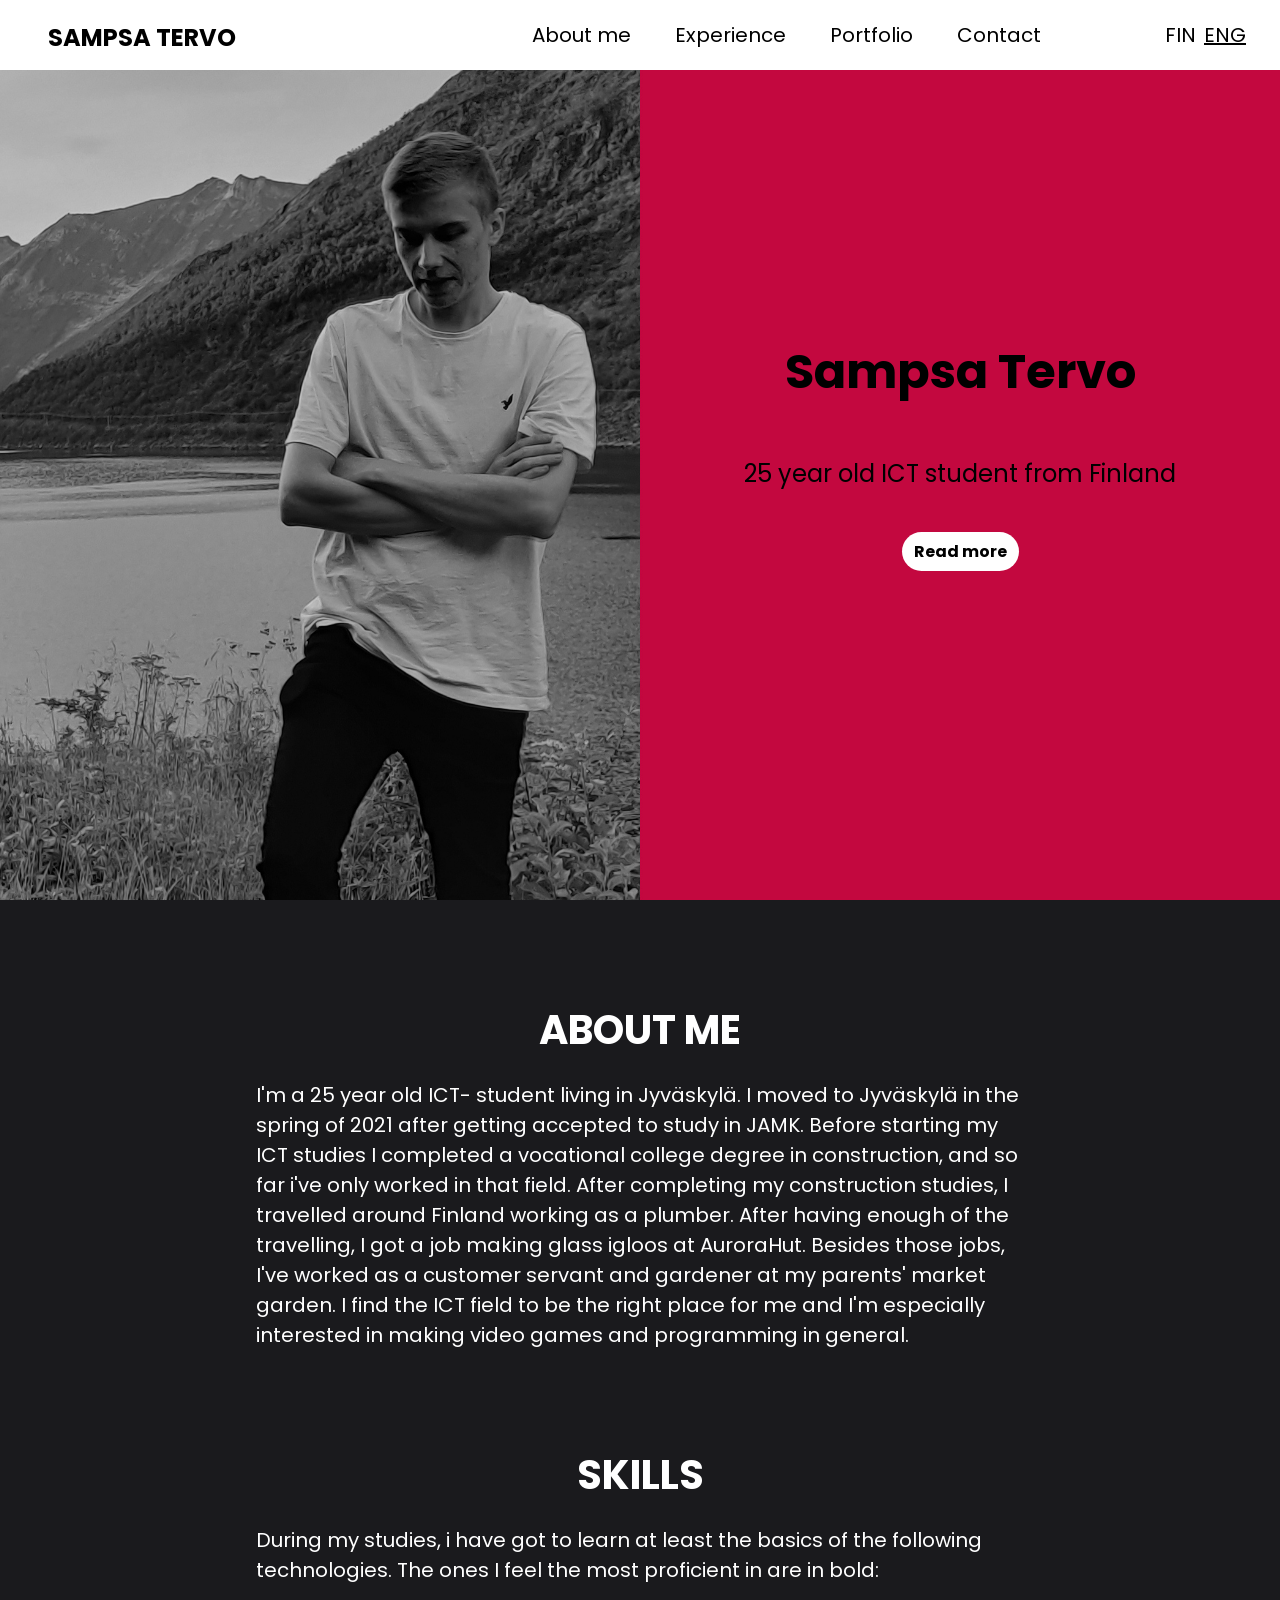
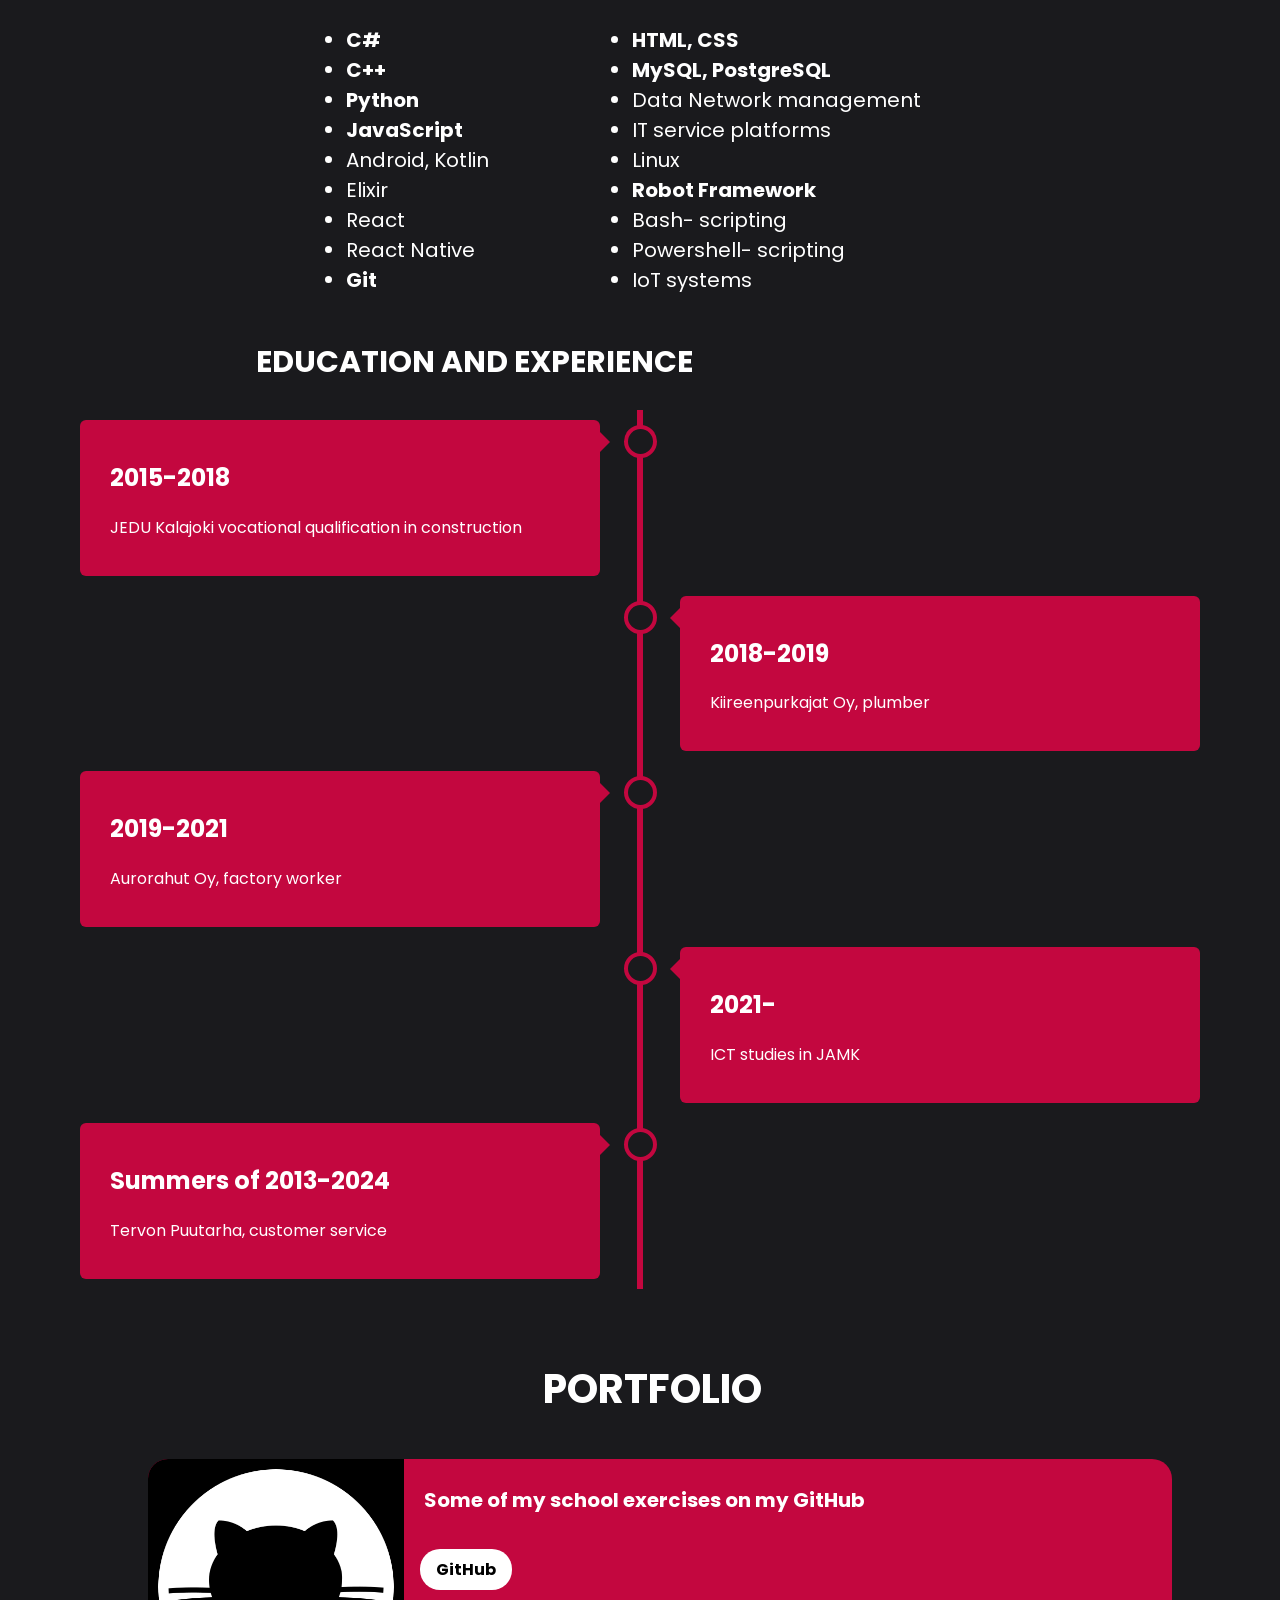
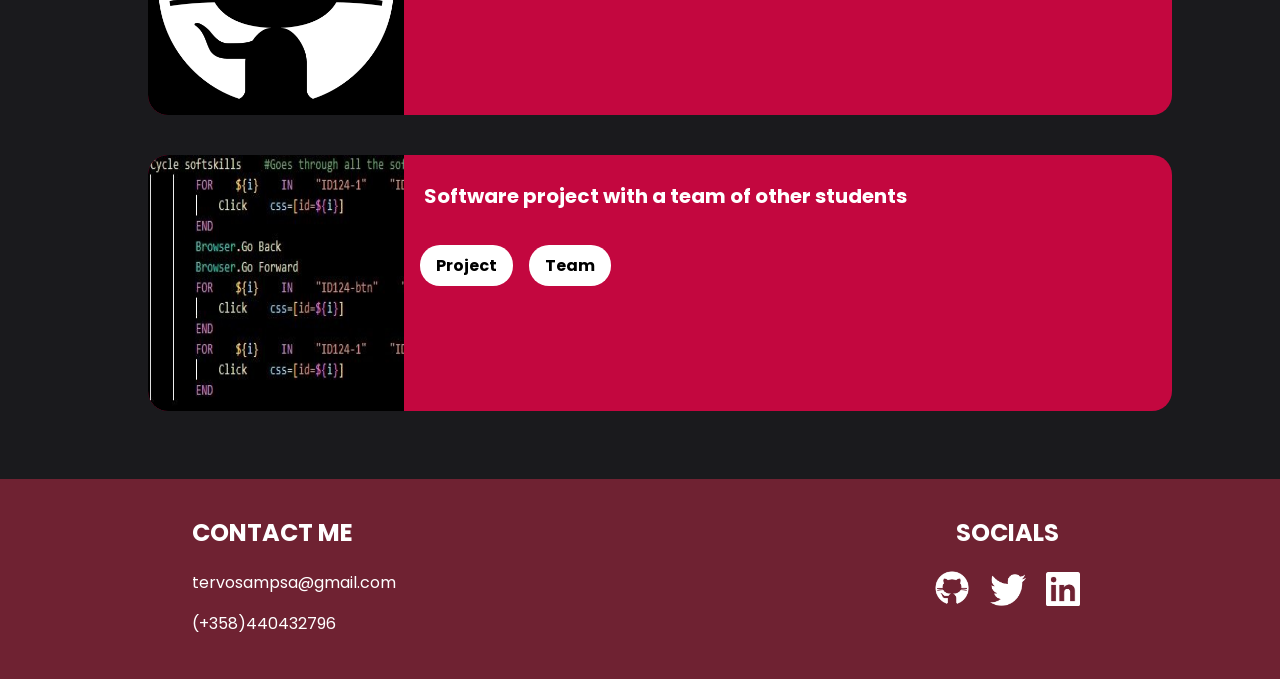
<file: index.html>
<!DOCTYPE html>
<html lang="en">
<head>
    <meta charset="UTF-8">
    <meta name="description" content="Sampsa Tervo's home page'">
    <meta name="keywords" content="HTML, CSS, ICT, student, programmer">
    <meta name="author" content="Sampsa Tervo">
    <meta name="viewport" content="width=device-width, initial-scale=1.0">
    <link rel="stylesheet" href="Styles/main.css">
    <link rel="stylesheet" href="Styles/timeline.css">
    <title>Sampsa Tervo</title>
</head>

<body>
<div id="top"></div>
<nav id="navbar">
    <div class="navlinks">
        <a class="nametext" href="#first">SAMPSA TERVO</a>
        <div class="rightnav">
        <a class="navtext" href="#sec">About me</a>
        <a class="navtext" href="#third">Experience</a>
        <a class="navtext" href="#fourth">Portfolio</a>
        <a class="navtext" href="#contact">Contact</a>
        <a style="margin-left: 5em;" class="langtext" href="index_fi.html">FIN</a>
        <a style="text-decoration: underline; cursor:default;" class="langtext">ENG</a>
        </div>
    </div>
</nav>



<div id="first"></div>
<div class="bannerpic">
  <div class="mobilelang">
    <a style="margin-right: 0.5em;" class="langtext" href="index_fi.html">Suomeksi</a>
  </div>
  <div class="namebox">
    <h3>Sampsa Tervo</h3>
    <p class="headertext">25 year old ICT student from Finland</p>
    <a href="#sec" class="headerlink">Read more</a>
  </div>
</div>
<div id="sec"></div>
<div id="info">
    <h1>ABOUT ME</h1>
    <div class="pfp"></div>
    <p class="ntext">I'm a 25 year old ICT- student living in Jyväskylä. I moved to Jyväskylä in the spring of 2021 after getting accepted to study in JAMK. Before starting my ICT studies I completed a vocational college degree in construction, and so far i've only worked in that field.
        After completing my construction studies, I travelled around Finland working as a plumber. After having enough of the travelling, I got a job making glass igloos at AuroraHut. Besides those jobs, I've worked as a customer servant and gardener at my parents' market garden.
        I find the ICT field to be the right place for me and I'm especially interested in making video games and programming in general.</p>
</div>

<div id="third"></div>
<div id="exp">
  <h1>SKILLS</h1>
  <p>During my studies, i have got to learn at least the basics of the following technologies. The ones I feel the most proficient in are in bold: </p>

  <div class="exps">
    <table>
    <ul>
      <li style="font-weight: bold;">C#</li>
      <li style="font-weight: bold;">C++</li>
      <li style="font-weight: bold;">Python</li>
      <li style="font-weight: bold;">JavaScript</li>
      <li>Android, Kotlin</li>
      <li>Elixir</li>
      <li>React</li>
      <li>React Native</li>
      <li style="font-weight: bold;">Git</li>
      
      
      
    </ul>
  </table>
  <table>
    <ul>
      <li style="font-weight: bold;">HTML, CSS</li>
      <li style="font-weight: bold;">MySQL, PostgreSQL</li>
      <li>Data Network management</li>
      <li>IT service platforms</li>
      <li>Linux</li>
      <li style="font-weight: bold;">Robot Framework</li>
      <li>Bash- scripting</li>
      <li>Powershell- scripting</li>
      <li>IoT systems</li>
    </ul>
  </table>
</div>
    
    <h2>EDUCATION AND EXPERIENCE</h2>
</div>

<div id="a1">
    <div class="timeline">
        <div class="container left">
          <div class="content">
            <h2>2015-2018</h2>
            <p>JEDU Kalajoki vocational qualification in construction</p>
          </div>
        </div>
        <div class="container right">
          <div class="content">
            <h2>2018-2019</h2>
            <p>Kiireenpurkajat Oy, plumber</p>
          </div>
        </div>
        <div class="container left">
            <div class="content">
              <h2>2019-2021</h2>
              <p>Aurorahut Oy, factory worker</p>
            </div>
        </div>
        <div class="container right">
            <div class="content">
              <h2>2021-</h2>
              <p>ICT studies in JAMK</p>
            </div>
        </div>
        <div class="container left">
          <div class="content">
            <h2>Summers of 2013-2024</h2>
            <p>Tervon Puutarha, customer service</p>
          </div>
        </div>
    </div>
</div>

<div id="fourth"></div>
<div id="portfolio">
  <h1 class="extra">PORTFOLIO</h1>
  <div class="boxes">
    <div class="pfbox">
      <img class="pfimage" src="Images/github_w.png">
      <h4 class="dt">Some of my school exercises on my GitHub</h4><br><br><br>
      <div class="pflinks">
      <a target="_blank" href="https://github.com/saterii" class="pflink">GitHub</a>
      </div>
    </div>
    <div class="pfbox">
      <img class="pfimage" src="Images/js.JPG">
      <h4>Software project with a team of other students</h4><br><br><br>
      <div class="pflinks">
      <a target="_blank" href="https://it-ff-2023-t03.pages.labranet.jamk.fi/core/" class="pflink">Project</a>  <a target="_blank" href="https://it-ff-2023-t03.pages.labranet.jamk.fi/site/" class="pflink">Team</a>
      </div>
    </div>
  </div>
</div>

<footer id="contact">
  <div class="box_left">
    <h2>CONTACT ME</h2>
    <p>tervosampsa@gmail.com</p>
    <p>(+358)440432796</p>
  </div>
  <div class="box_right">
    <h2>SOCIALS</h2>
    <a class="somelogo" href="https://www.github.com/saterii"><img alt="github logo" src="Images/github_w.png" width="36" height="36"></a>
    <a class="somelogo" href="https://www.twitter.com/TervoSampsa"><img alt="Twitter logo" src="Images/twitter_w.png" width="36" height="32"></a>
    <a class="somelogo" href="https://www.linkedin.com/in/sampsa-tervo-393a06249/"><img alt="Facebook logo" src="Images/linkedin_w.png" width="34" height="34"></a>
  </div>
</footer>




<script>
    window.onscroll = function() {myFunction()};
    var navbar = document.getElementById("navbar");
    var sticky = navbar.offsetTop;
    
    function myFunction() {
      if (window.pageYOffset > sticky) {
        navbar.classList.add("sticky");
      } else {
        navbar.classList.remove("sticky");
      }
    }
</script>
</body>
</html>
</file>
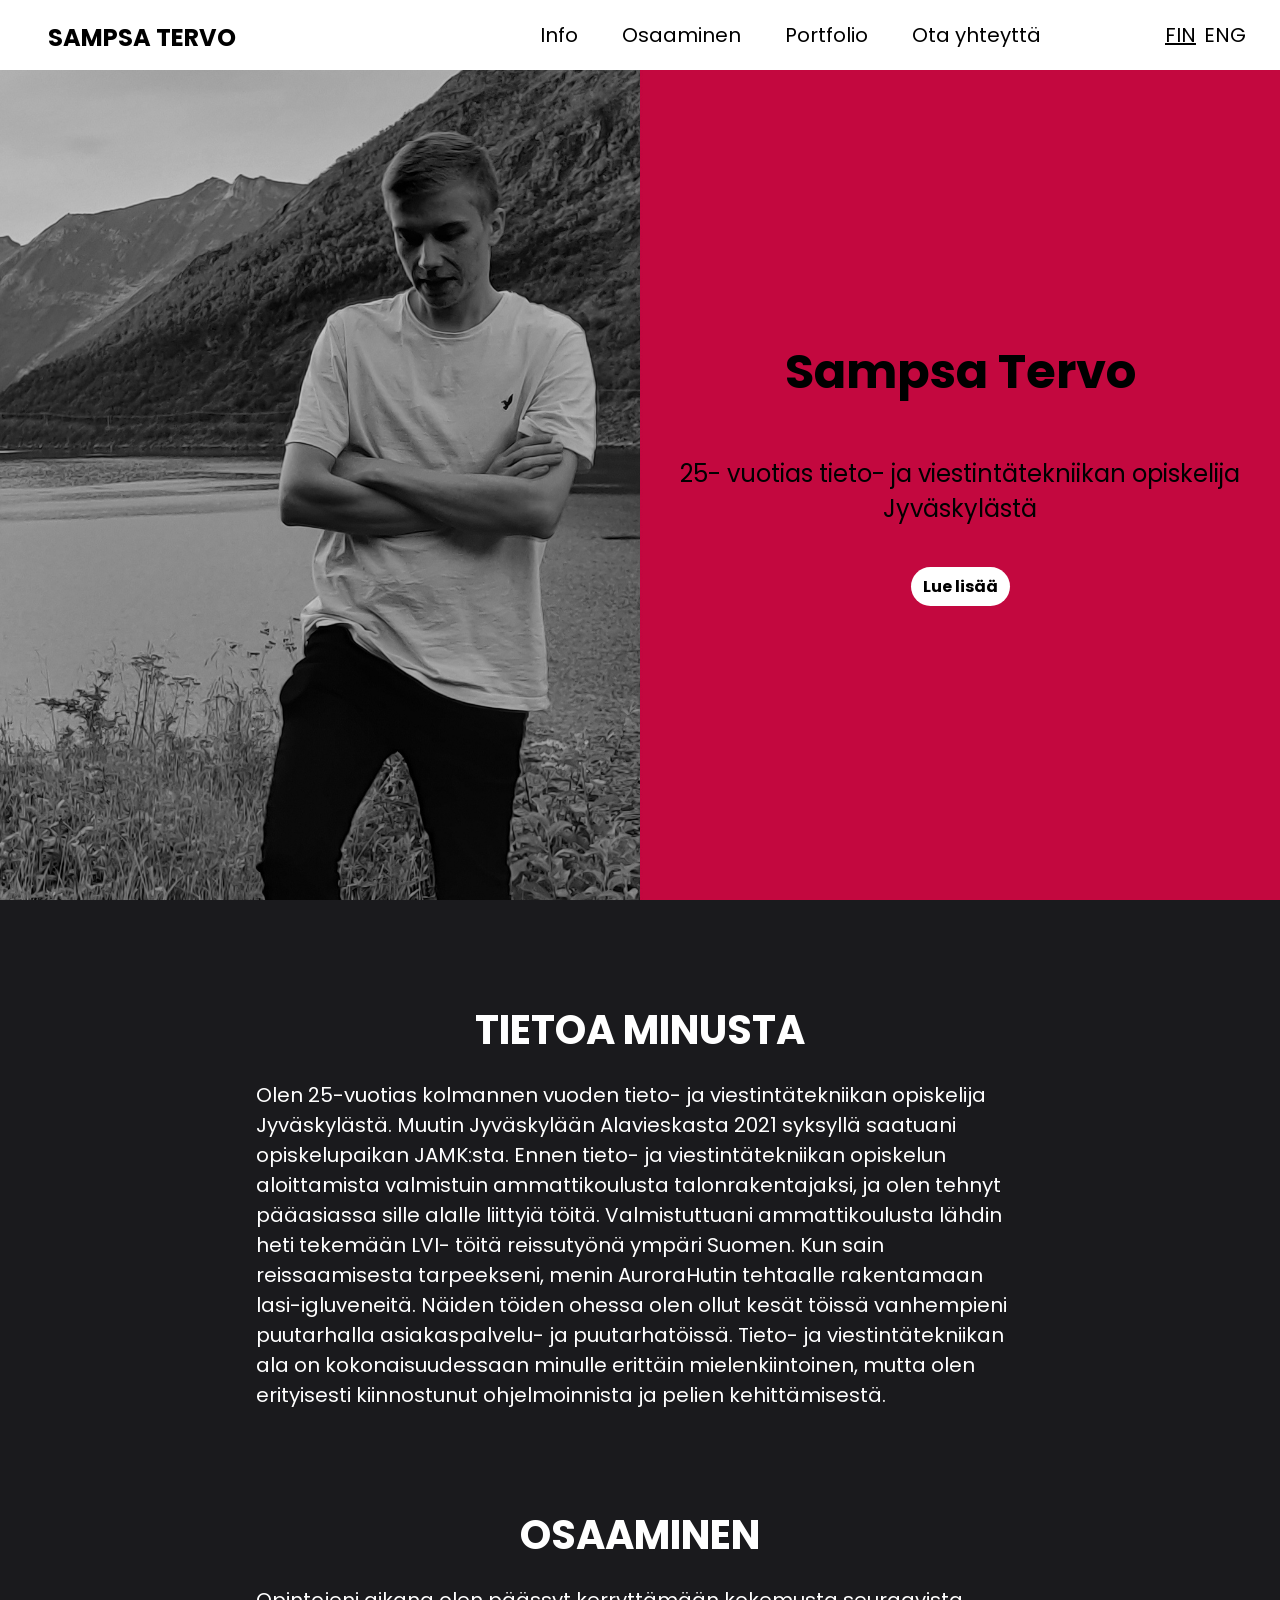
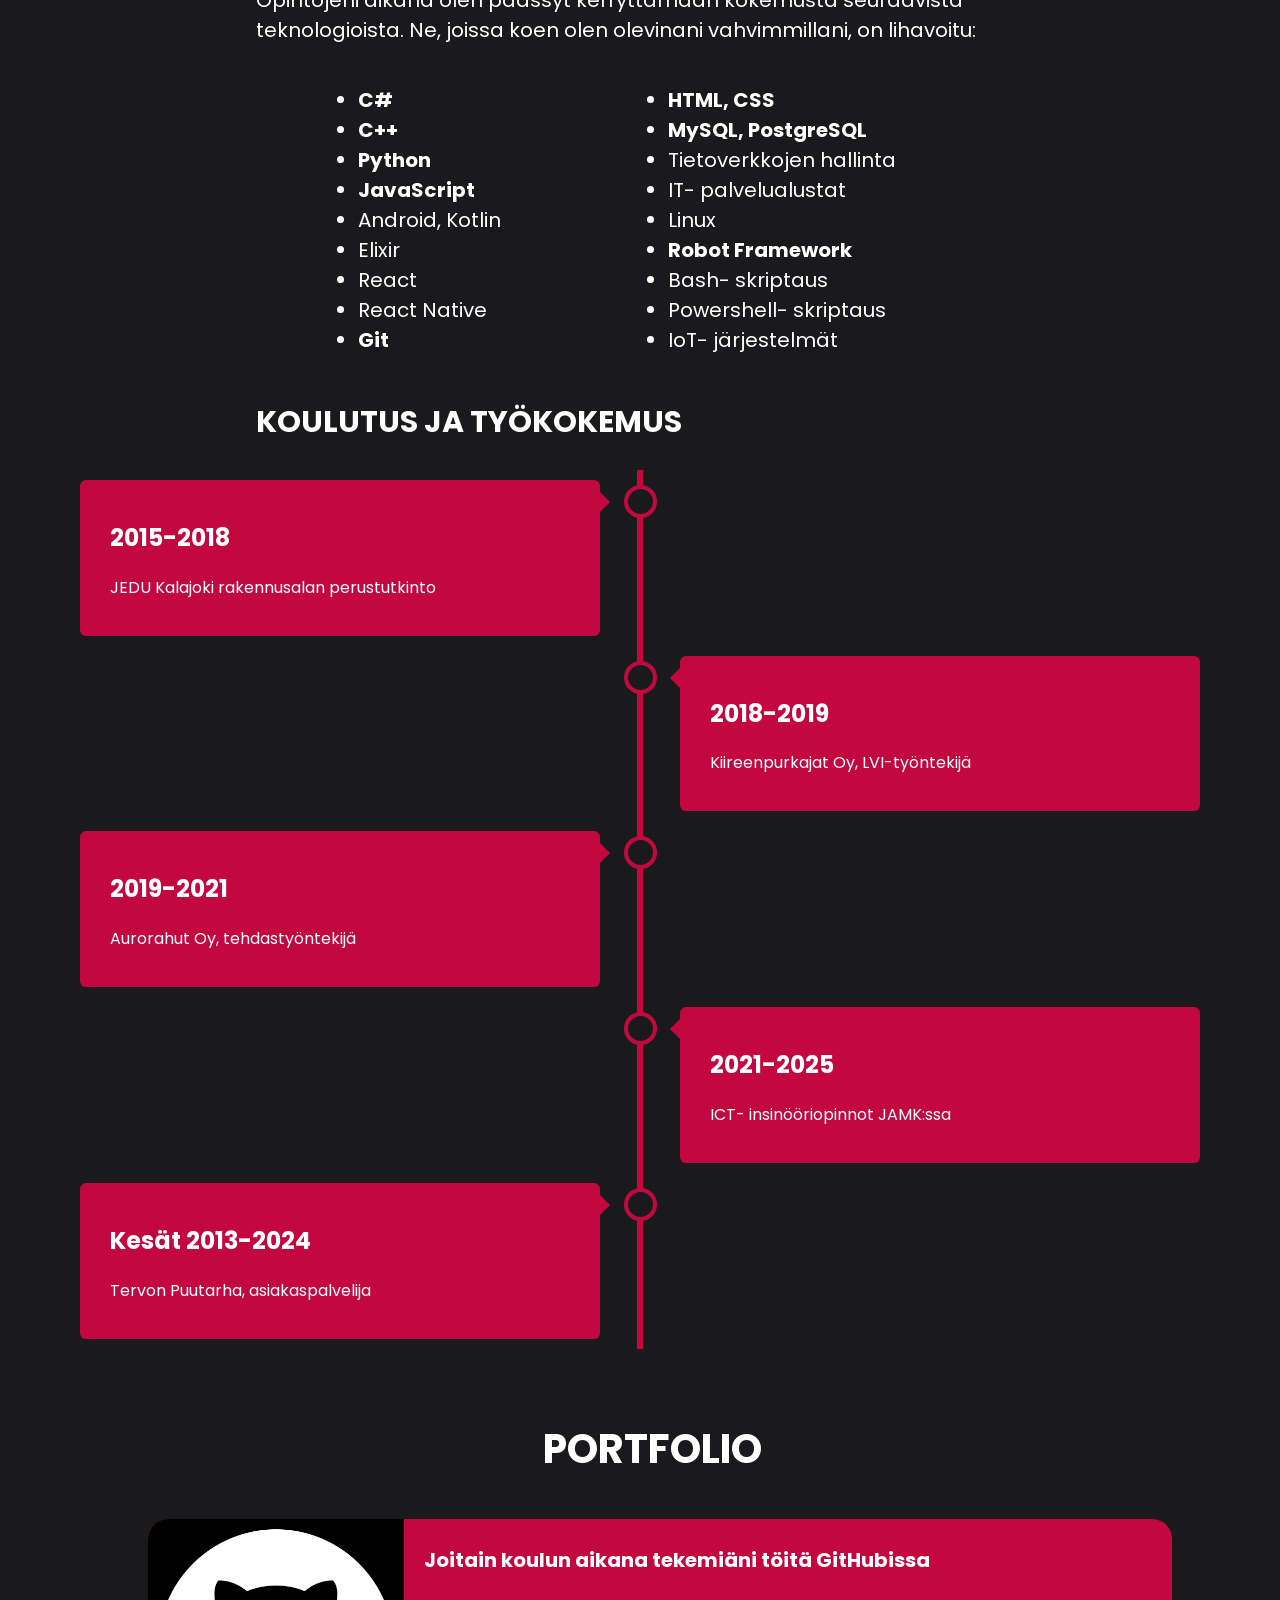
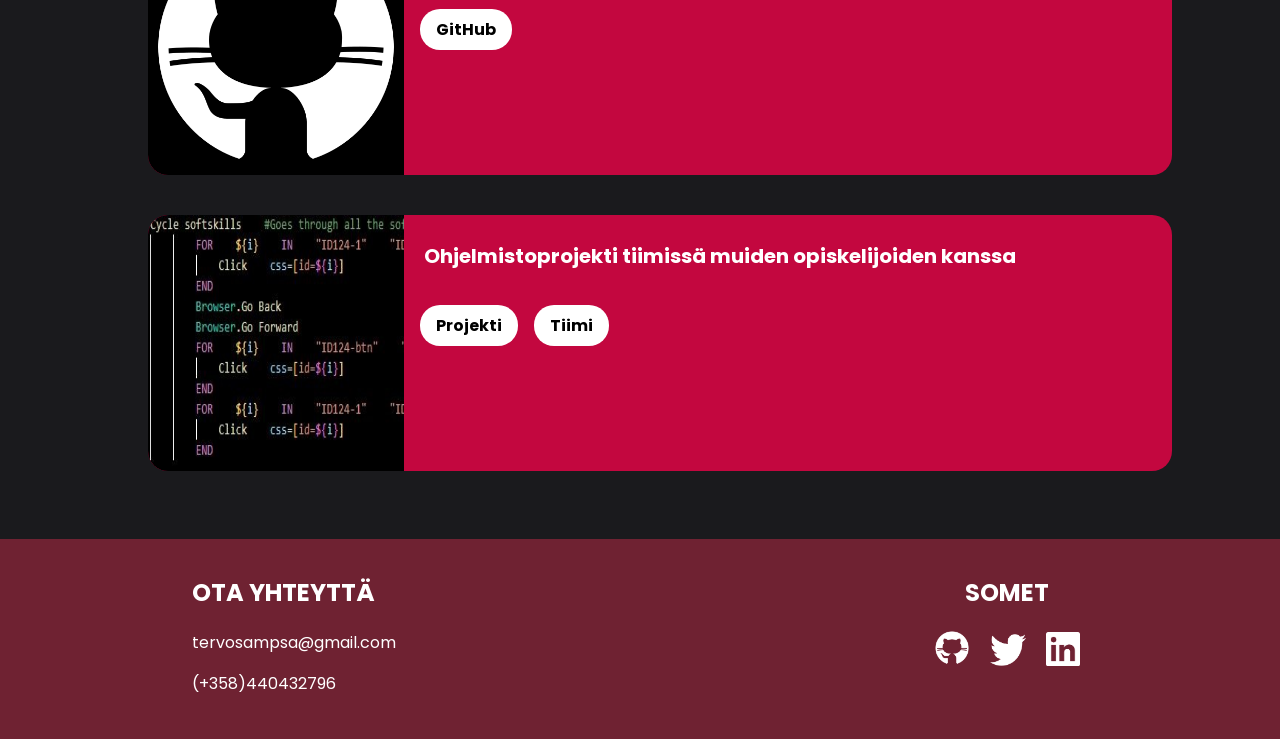
<file: index_fi.html>
<!DOCTYPE html>
<html lang="fi">
<head>
    <meta charset="UTF-8">
    <meta name="description" content="Sampsa Tervon kotisivut">
    <meta name="keywords" content="HTML, CSS, ICT, opiskelija, ohjelmoija">
    <meta name="author" content="Sampsa Tervo">
    <meta name="viewport" content="width=device-width, initial-scale=1.0">
    <link rel="stylesheet" href="Styles/main.css">
    <link rel="stylesheet" href="Styles/timeline.css">
    <title>Sampsa Tervo</title>
</head>

<body>
<div id="top"></div>
<nav id="navbar">
    <div class="navlinks">
        <a class="nametext" href="#first">SAMPSA TERVO</a>
        <div class="rightnav">
        <a class="navtext" href="#sec">Info</a>
        <a class="navtext" href="#third">Osaaminen</a>
        <a class="navtext" href="#fourth">Portfolio</a>
        <a class="navtext" href="#contact">Ota yhteyttä</a>
        <a id="fin" style="margin-left: 5em; text-decoration: underline; cursor:default;" class="langtext">FIN</a>
        <a id="eng" class="langtext" href="index.html">ENG</a>
        </div>
    </div>
</nav>



<div id="first"></div>
<div class="bannerpic">
  <div class="mobilelang">
    <a href="index.html" class="langtext">In English</a>
  </div>
  <div class="namebox">
    <h3>Sampsa Tervo</h3>
    <p class="headertext">25- vuotias tieto- ja viestintätekniikan opiskelija Jyväskylästä</p>
    <a href="#sec" class="headerlink">Lue lisää</a>
  </div>
</div>
<div id="sec"></div>
<div id="info">
    <h1>TIETOA MINUSTA</h1>
    <p class="ntext">Olen 25-vuotias kolmannen vuoden tieto- ja viestintätekniikan opiskelija Jyväskylästä. 
      Muutin Jyväskylään Alavieskasta 2021 syksyllä saatuani opiskelupaikan JAMK:sta. 
      Ennen tieto- ja viestintätekniikan opiskelun aloittamista valmistuin ammattikoulusta talonrakentajaksi, ja olen tehnyt pääasiassa sille alalle liittyiä töitä.
        Valmistuttuani ammattikoulusta lähdin heti tekemään LVI- töitä reissutyönä ympäri Suomen. 
        Kun sain reissaamisesta tarpeekseni, menin AuroraHutin tehtaalle rakentamaan lasi-igluveneitä. 
        Näiden töiden ohessa olen ollut kesät töissä vanhempieni puutarhalla asiakaspalvelu- ja puutarhatöissä.
        Tieto- ja viestintätekniikan ala on kokonaisuudessaan minulle erittäin mielenkiintoinen, 
        mutta olen erityisesti kiinnostunut ohjelmoinnista ja pelien kehittämisestä.</p>
</div>

<div id="third"></div>
<div id="exp">
    <h1>OSAAMINEN</h1>
    <p>Opintojeni aikana olen päässyt kerryttämään kokemusta seuraavista teknologioista. Ne, joissa koen olen olevinani vahvimmillani, on lihavoitu: </p>

    <div class="exps">
      <table>
      <ul>
        <li style="font-weight: bold;">C#</li>
        <li style="font-weight: bold;">C++</li>
        <li style="font-weight: bold;">Python</li>
        <li style="font-weight: bold;">JavaScript</li>
        <li>Android, Kotlin</li>
        <li>Elixir</li>
        <li>React</li>
        <li>React Native</li>
        <li style="font-weight: bold;">Git</li>
      </ul>
    </table>
    <table>
      <ul>
        <li style="font-weight: bold;">HTML, CSS</li>
        <li style="font-weight: bold;">MySQL, PostgreSQL</li>
        <li>Tietoverkkojen hallinta</li>
        <li>IT- palvelualustat</li>
        <li>Linux</li>
        <li style="font-weight: bold;">Robot Framework</li>
        <li>Bash- skriptaus</li>
        <li>Powershell- skriptaus</li>
        <li>IoT- järjestelmät</li>
      </ul>
    </table>
  </div>
      
      <h2>KOULUTUS JA TYÖKOKEMUS</h2>
</div>

<div id="a1">
    <div class="timeline">
        <div class="container left">
          <div class="content">
            <h2>2015-2018</h2>
            <p>JEDU Kalajoki rakennusalan perustutkinto</p>
          </div>
        </div>
        <div class="container right">
          <div class="content">
            <h2>2018-2019</h2>
            <p>Kiireenpurkajat Oy, LVI-työntekijä</p>
          </div>
        </div>
        <div class="container left">
            <div class="content">
              <h2>2019-2021</h2>
              <p>Aurorahut Oy, tehdastyöntekijä</p>
            </div>
        </div>
        <div class="container right">
            <div class="content">
              <h2>2021-2025</h2>
              <p>ICT- insinööriopinnot JAMK:ssa</p>
            </div>
        </div>
        <div class="container left">
          <div class="content">
            <h2>Kesät 2013-2024</h2>
            <p>Tervon Puutarha, asiakaspalvelija</p>
          </div>
        </div>
    </div>
</div>

<div id="fourth"></div>

<div id="portfolio">
  <h1 class="extra">PORTFOLIO</h1>
  <div class="boxes">
    <div class="pfbox">
      <img class="pfimage" src="Images/github_w.png">
      <h4 class="py">Joitain koulun aikana tekemiäni töitä GitHubissa</h4><br><br><br>
      <div class="pflinks">
      <a target="_blank" href="https://github.com/saterii" class="pflink">GitHub</a>
      </div>
    </div>
    <div class="pfbox">
      <img class="pfimage" src="Images/js.JPG">
      <h4 class="ff">Ohjelmistoprojekti tiimissä muiden opiskelijoiden kanssa</h4><br><br><br>
      <div class="pflinks">
      <a target="_blank" href="https://it-ff-2023-t03.pages.labranet.jamk.fi/core/" class="pflink">Projekti</a> <a target="_blank" href="https://it-ff-2023-t03.pages.labranet.jamk.fi/site/" class="pflink">Tiimi</a>
      </div>
    </div>
  </div>
</div>

<footer id="contact">
  <div class="box_left">
    <h2>OTA YHTEYTTÄ</h2>
    <p>tervosampsa@gmail.com</p>
    <p>(+358)440432796</p>
  </div>
  <div class="box_right">
    <h2>SOMET</h2>
    <a class="somelogo" href="https://www.github.com/saterii"><img alt="github logo" src="Images/github_w.png" width="36" height="36"></a>
    <a class="somelogo" href="https://www.twitter.com/TervoSampsa"><img alt="Twitter logo" src="Images/twitter_w.png" width="36" height="32"></a>
    <a class="somelogo" href="https://www.linkedin.com/in/sampsa-tervo-393a06249/"><img alt="Facebook logo" src="Images/linkedin_w.png" width="34" height="34"></a>
  </div>
</footer>




<script>
    window.onscroll = function() {myFunction()};
    var navbar = document.getElementById("navbar");
    var sticky = navbar.offsetTop;
    
    function myFunction() {
      if (window.pageYOffset > sticky) {
        navbar.classList.add("sticky");
      } else {
        navbar.classList.remove("sticky");
      }
    }
</script>
</body>
</html>
</file>
<file: Styles/main.css>
@import url('https://fonts.googleapis.com/css?family=Poppins:200,300,400,500,600,700,800,900&display=swap');

html{
    font-family: "Poppins", sans-serif;
    scroll-behavior: smooth;
    color: white;
    height: 100vh;
    margin: 0;
}
body{
    height: 100%;
    margin: 0;
    background-color: #1A1A1D;
    overflow-y: auto;
}

h1{
    margin-bottom: 0;
    text-align: center;
}
h3{
    font-size: 3em;
}

.ntext{
    font-size: 1em;
}
nav{
    margin: 0;
    padding: 0;
    background-color: none;
    position: absolute;
    right: 0;
}
.navtext{
    padding: 1em;
    font-size: 1.25em;
}
.nametext{
    padding-left: 2em;
    left: 0;
    position: fixed;
    border: none;
    font-weight: bold;
    font-size: 1.5em;
}

#info, #exp, #portfolio{
    text-align: left;
    width: 60%;
    margin: 0 auto;
    margin-top: 5em;
    font-size: 1.25em;;
}
#exp{
    margin-top: 0;
}
#portfolio{
    margin-top: 3.5em;
    width: 80%;
}
.sticky {
    position: fixed;
    width: 100%;
    background-color: white;
    z-index: 10;
    transition: 0.5s;
}
.bannerpic{
    background-image: url("../Images/maisema3.jpg");
    background-position: center;
    background-repeat: no-repeat;
    background-size: cover;
    height: 100%;
}
.navlinks {
    width: max-content;
    padding: 20px 0 20px 0;
    float: right;
}
.navtext, .navtext:active, .nametext, .nametext:active{
    color: black;
    text-decoration: none;
}
.navtext:hover{
    text-decoration: underline;
}
.nametext:hover{
    font-weight:900;
}
footer{
    background-color: #6F2232;
    padding: 1em 5em 5em 5em;
    height: 200px;
    margin-top: 3em;
    display: block;
    float: left;
    width: 100%;
}

#third{
    margin-bottom: 95px;
}
.rightnav{
    width: 50%;
    display: inline;
    margin-right: 2em;
}
.box_left{
    margin-left: 10%;
    display: block;
    float: left;
    text-align: left;
}
.box_right{
    margin-right: 10%;
    float: right;
    display: inline;
    text-align: center;
    overflow: hidden;
}
.somelogo{
    padding: 0.5em;
}
.langtext{
    text-decoration: none;
    color: black;
    font-size: 1.25em;
    margin: 0 0.1em 0 0.1em;
}
.langtext:hover{
    text-decoration: underline;
}
.active{
    text-decoration: underline;
}
.namebox{
    position: absolute;
    right: 0;
    top: 32%;
    width: 50%;
    text-align: center;
    color: black;
}
.headertext{
    font-size: 1.5em;
    margin-bottom: 2em;
}
.headerlink{
    background-color: white;
    color: black;
    padding: 0.5em 0.75em;
    border-radius: 20px;
    font-weight: bold;
    text-decoration: none;
}
.pfbox{
    width: 100%;
    background-color: white;
    display: block;
    float: left;
    border-radius: 1em;
    padding: 0;
    margin: 1em;
    background-color: #C3073F;
}
.boxes{
    margin: 0 auto;
    text-align: center;
    width: 100%;
}
.pfimage{
    border-radius: 1em 0 0 1em;
    float: left;
    max-width: 290px;
    width: 30%;
    height: 100%;
}
h4{
    float: left;
    margin-left: 1em;
    display: block;
    font-size: 100%;
}
.pflink{
    background-color: white;
    color: black;
    border-radius: 20px;
    font-weight: bold;
    text-decoration: none;
    display: block;
    float: left;
    font-size: 0.8em;
    margin-left: 1em;
    padding: 0.5em 1em 0.5em 1em;
}
.pflink:hover{
    border: 0.15em solid white;
    margin-left: 0.925em;
    padding: 0.45em 0.95em 0.45em 0.95em;
}
.pfp{
    display: none;
}
.extra{
    margin-left: 0.6em;
    margin-bottom: 0.5em;
}
.mobilelang{
    display: none;
}

.exps{
    display: flex;
    flex-wrap: wrap;
    justify-content: space-evenly;
    

}


.pfimage{height: 256px; width: 256px; background-color: black;}


@media only screen and (max-width: 1000px){
    html{
        margin: 0;
    }
    .bannerpic{
        background-image: none;
        background-color: #C3073F;
        width: 100vw;
        height: max-content;
        margin: 0;
    }
    .pfp{
        display: block;
        background-image: url("../Images/omakuva.JPG");
        background-position: center;
        background-repeat: no-repeat;
        background-size: cover;
        margin: 1em auto;
        border-radius: 50em;
        height: 70vw;
        width: 70vw;
        border: 2px solid black;
        margin-bottom: 3em;
    }
    .namebox{
        position: relative;
        width: 100vw;
        height: 95vh;
        padding: 0;
        padding-top: 35vh;
    }
    body {
        width: 100vw;
        margin: 0;
      }
    h1{
        text-align: center;
        margin-bottom: 0.75em;
        max-width: 100vw;
    }
    p{
        margin: 0;
    }
    .pfimage{
        height: auto;
        min-width: 100%;
        max-width: 100%;
        max-height: 100%;
        border-radius: 1em 1em 0 0;
        margin: 0;
        padding: 0;
    }
    .pfbox{
        padding: 0;
        text-align: center;
        display: block;
        margin-left: 0;
    }
    h4{
        margin: 1em;
    }
    .pflinks{
        float:none;
        width: max-content;
        text-align: center;
        margin: 1em auto;
    }
    .pflink{
        margin: 0 0.5em 1em;
    }
    footer{
        width: 100%;
        height: min-content;
        margin-bottom: 0;
    }
    .box_left, .box_right{
        float: none;
        display: block;
        margin: 0 auto;
        text-align: center;
    }
    nav{
        display: none;
    }
    #info, #exp, #portfolio{
        width: 100%;
        padding-left: 0.5em;
        padding-right: 0.5em;
        padding-top: 2em;
        padding-bottom: 0;
        margin: 0;
    }
    .extra{
        margin: 0;
    }
    h2{
        text-align: center;
    }#third{
        margin-bottom: 0;
    }
    h3{
        margin-top: 0;
    }
    .headerlink{
        position: relative;
        
    }
    .mobilelang{
        display: block;
        float: none;
        height: 5vh;
        padding-top: 1em;
        text-align: right;
        margin-right: 1em;
    }
    .langtext{
        background-color: white;
        color: black;
        padding: 0.5em 0.75em;
        border-radius: 20px;
        text-decoration: none;
        font-size: 1em;
    }
}
@media only screen and (max-width: 1475px){
    nav{
        position: fixed;
        width: 100%;
        background-color: white;
        z-index: 10;
        transition: 0.5s;
    }
}
@media only screen and (max-width: 1250px) and (min-width: 1000px){
    .py{
        font-size: 0.95em;
        transition: 0.5s;
    }

}
@media only screen and (max-width: 1200px) and (min-width: 1000px){
    .py{
        font-size: 0.90em;
        transition: 0.5s;
    }
}
@media only screen and (max-width: 1150px) and (min-width: 1000px){
    .py{
        font-size: 0.85em;
        transition: 0.5s;
    }
    .dt{
        font-size: 0.9em;
        transition: 0.5s;
    }
    .ff{
        font-size: 0.95em;
        transition: 0.5s;
    }
}
@media only screen and (max-width: 1065px) and (min-width: 1000px){
    .py{
        font-size: 0.78em;
        transition: 0.5s;
    }
    .dt{
        font-size: 0.85em;
        transition: 0.5s;
    }
    .ff{
        font-size: 0.88em;
        transition: 0.5s;
    }
}
@media only screen and (max-width: 520px){
    .exps > ul{
        
        margin-top: 0;
        margin-bottom: 0;
    }
    
    .exps{
        
        
        text-align: left;
        display: block;
    }
}
</file>
<file: Styles/timeline.css>
* {
    box-sizing: border-box;
  }
    
  /* The actual timeline (the vertical ruler) */
  .timeline {
    position: relative;
    max-width: 1200px;
    margin: 0 auto;
  }
  
  /* The actual timeline (the vertical ruler) */
  .timeline::after {
    content: '';
    position: absolute;
    width: 6px;
    background-color: #C3073F;
    top: 0;
    bottom: 0;
    left: 50%;
    margin-left: -3px;
  }
  
  /* Container around content */
  .container {
    padding: 10px 40px;
    position: relative;
    background-color: inherit;
    width: 50%;
  }
  
  /* The circles on the timeline */
  .container::after {
    content: '';
    position: absolute;
    width: 25px;
    height: 25px;
    right: -17px;
    background-color: #1A1A1D;
    border: 4px solid #C3073F;
    top: 15px;
    border-radius: 50%;
    z-index: 1;
  }
  
  /* Place the container to the left */
  .left {
    left: 0;
  }
  
  /* Place the container to the right */
  .right {
    left: 50%;
  }
  
  /* Add arrows to the left container (pointing right) */
  .left::before {
    content: " ";
    height: 0;
    position: absolute;
    top: 22px;
    width: 0;
    z-index: 1;
    right: 30px;
    border: medium solid white;
    border-width: 10px 0 10px 10px;
    border-color: transparent transparent transparent #C3073F;
  }
  
  /* Add arrows to the right container (pointing left) */
  .right::before {
    content: " ";
    height: 0;
    position: absolute;
    top: 22px;
    width: 0;
    z-index: 1;
    left: 30px;
    border: medium solid white;
    border-width: 10px 10px 10px 0;
    border-color: transparent #C3073F transparent transparent;
  }
  
  /* Fix the circle for containers on the right side */
  .right::after {
    left: -16px;
  }
  
  /* The actual content */
  .content {
    padding: 20px 30px;
    background-color: #C3073F;
    position: relative;
    border-radius: 6px;
  }
  
  /* Media queries - Responsive timeline on screens less than 600px wide */
  @media screen and (max-width: 600px) {
  /* Place the timelime to the left */
    .timeline::after {
      left: 31px;
    }
  
  /* Full-width containers */
    .container {
      width: 100%;
      padding-left: 70px;
      padding-right: 25px;
    }
  
  /* Make sure that all arrows are pointing leftwards */
    .container::before {
      left: 60px;
      border: medium solid white;
      border-width: 10px 10px 10px 0;
      border-color: transparent #C3073F transparent transparent;
    }
  
  /* Make sure all circles are at the same spot */
    .left::after, .right::after {
      left: 15px;
    }
  
  /* Make all right containers behave like the left ones */
    .right {
      left: 0%;
    }
  }
</file>
